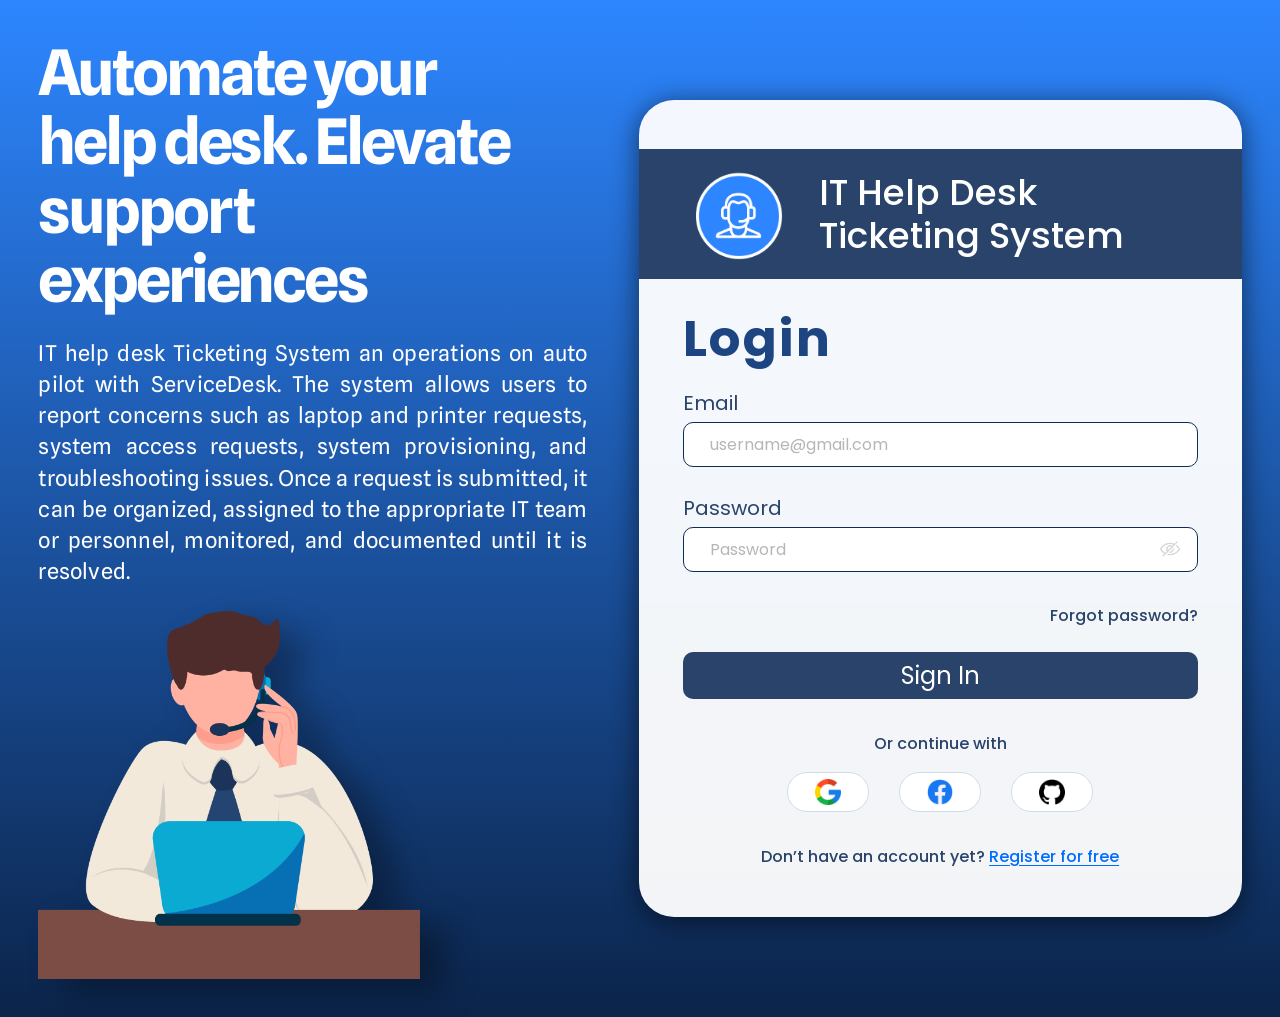
<file: Login.html>
<!DOCTYPE html>
<html lang="en">
<head>
  <meta charset="UTF-8">
  <meta name="viewport" content="width=device-width, initial-scale=1.0">
  <title>Login | IT Help Desk Ticketing System</title>

  <!-- Fonts used by the design (Figma only exports their names, it doesn't load them) -->
  <link rel="preconnect" href="https://fonts.googleapis.com">
  <link rel="preconnect" href="https://fonts.gstatic.com" crossorigin>
  <link href="https://fonts.googleapis.com/css2?family=Poppins:wght@400;500;700&family=Spline+Sans:wght@400;700&display=swap" rel="stylesheet">

  <!-- Variables first, then the styles that use them -->
  <link rel="stylesheet" href="varss.css">
  <link rel="stylesheet" href="style.css">
</head>
<body>
  <main class="login">

    <!-- Left side: tagline, description, illustration -->
    <section class="hero">
      <h1 class="hero-title">
        Automate your<br>
        help desk. Elevate support experiences
      </h1>
      <p class="hero-text">
        IT help desk Ticketing System an operations on auto pilot with
        ServiceDesk. The system allows users to report concerns such as laptop
        and printer requests, system access requests, system provisioning, and
        troubleshooting issues. Once a request is submitted, it can be
        organized, assigned to the appropriate IT team or personnel, monitored,
        and documented until it is resolved.
      </p>
      <img class="hero-image" src="maleworker.png" alt="Male IT support worker">
    </section>

    <!-- Right side: login card -->
    <section class="login-card" aria-labelledby="login-title">
      <header class="brand">
        <img class="brand-logo" src="Icons\Logotech.png" alt="Techuser Logo">
        <p class="brand-name">
          IT Help Desk<br>
          Ticketing System
        </p>
      </header>

      <div class="card-body">
        <form class="login-form" id="loginForm" novalidate>
          <h2 class="login-title" id="login-title">Login</h2>

          <div class="field">
            <label for="email">Email</label>
            <input
              type="email"
              id="email"
              name="email"
              placeholder="username@gmail.com"
              autocomplete="email"
              aria-describedby="emailError"
              required>
            <p class="field-error" id="emailError" role="alert"></p>
          </div>

          <div class="field">
            <label for="password">Password</label>
            <div class="password-wrap">
              <input
                type="password"
                id="password"
                name="password"
                placeholder="Password"
                autocomplete="current-password"
                aria-describedby="passwordError"
                required>
              <button
                type="button"
                class="toggle-password"
                aria-label="Show password"
                aria-pressed="false">
                <img src="Icons\passwordhidden.png" alt="Hide password">
              </button>
            </div>
            <p class="field-error" id="passwordError" role="alert"></p>
          </div>

          <a class="forgot-link" href="forgot-password.html">Forgot password?</a>

          <button type="submit" class="btn-signin">Sign In</button>
        </form>

        <p class="divider">Or continue with</p>

        <div class="social">
          <button type="button" class="social-btn" aria-label="Continue with Google">
            <img src="google.png" alt="Google">
          </button>
          <button type="button" class="social-btn" aria-label="Continue with Facebook">
            <img src="fb.png" alt="Facebook">
          </button>
          <button type="button" class="social-btn" aria-label="Continue with GitHub">
            <img src="github.png" alt="GitHub">
          </button>
        </div>

        <p class="register">
          Don’t have an account yet?
          <a href="register.html">Register for free</a>
        </p>
      </div>
    </section>

  </main>

  <script src="login.js"></script>
</body>
</html>
</file>
<file: varss.css>
/* Design tokens (from Figma, tidied). Load this BEFORE style.css. */
:root,
[data-variable-collection-mode="mode-1"] {
  /* Figma variables (mode-1) */
  --color: #7f99bd;
  --background-for-website: #ebebeb;

  /* Brand palette used by style.css */
  --blue-top: #2d86ff;       /* page gradient, top */
  --blue-bottom: #0b244a;    /* page gradient, bottom */
  --navy: #29436a;           /* brand band, buttons, labels */
  --navy-dark: #1d4582;      /* "Login" title, button hover */
  --border-navy: #102d59;    /* input borders */
  --blue-link: #006cff;      /* "Register for free" */
  --placeholder: #b6b6b6;
  --social-border: #d3dbe8;
  --error: #c62828;

  /* Fonts (loaded from Google Fonts in login.html) */
  --font-display: "Spline Sans", sans-serif;
  --font-body: "Poppins", sans-serif;
}
</file>
<file: style.css>
/* ==========================================================
   IT Help Desk Ticketing System: Login page
   Requires varss.css to be loaded first.
   ========================================================== */

*,
*::before,
*::after {
  box-sizing: border-box;
}

html {
  -webkit-text-size-adjust: 100%;
}

body {
  margin: 0;
  font-family: var(--font-body);
  color: var(--navy);
  background: var(--background-for-website);
}

img {
  display: block;
  max-width: 100%;
}

:focus-visible {
  outline: 3px solid var(--blue-top);
  outline-offset: 2px;
}

/* ---------- Page layout ---------- */

.login {
  min-height: 100vh;
  min-height: 100dvh;
  display: grid;
  grid-template-columns: minmax(0, 1fr) minmax(0, 603px);
  gap: clamp(24px, 4vw, 64px);
  align-items: center;
  padding: clamp(16px, 3vw, 43px);
  background: linear-gradient(180deg, var(--blue-top) 0%, var(--blue-bottom) 100%);
}

/* ---------- Left side ---------- */

.hero {
  align-self: stretch;
  display: flex;
  flex-direction: column;
  gap: 24px;
  color: #ffffff;
}

.hero-title {
  margin: 0;
  max-width: 773px;
  font-family: var(--font-display);
  font-size: clamp(2.25rem, 4.9vw, 4.375rem);
  font-weight: 700;
  line-height: 1.1;
  letter-spacing: -0.05em;
}

.hero-text {
  margin: 0;
  max-width: 747px;
  font-family: var(--font-display);
  font-size: clamp(1rem, 1.7vw, 1.75rem);
  font-weight: 400;
  line-height: 1.427;
  letter-spacing: 0.01em;
  text-align: justify; /* "justified" is not a valid value */
}

.hero-image {
  width: min(100%, 382px);
  height: auto;
  aspect-ratio: 382 / 367.92;
  margin-top: auto;
  object-fit: cover;
  filter: drop-shadow(25px 13px 16px rgba(0, 0, 0, 0.31));
}

/* ---------- Login card ---------- */

.login-card {
  width: 100%;
  padding: clamp(24px, 4vw, 49px) 0 clamp(32px, 4vw, 48px);
  background: rgba(255, 255, 255, 0.95);
  border-radius: 35px;
  box-shadow: 0 4px 24.6px 3px rgba(0, 0, 0, 0.46);
  overflow: hidden;
}

.brand {
  display: flex;
  align-items: center;
  gap: 30px;
  padding: 16px 20px 16px 50px;
  background: var(--navy);
}

.brand-logo {
  flex-shrink: 0;
  width: clamp(64px, 12vw, 100px);
  height: auto;
}

.brand-name {
  margin: 0;
  color: #ffffff;
  font-size: clamp(1.25rem, 3.2vw, 2.25rem);
  font-weight: 500;
  line-height: 1.2;
}

.card-body {
  padding: 30px clamp(20px, 4vw, 44px) 0;
}

.login-title {
  margin: 0 0 20px;
  color: var(--navy-dark);
  font-size: clamp(2rem, 6vw, 3.125rem);
  font-weight: 700;
  letter-spacing: 0.05em;
  line-height: 1.2;
}

/* ---------- Form ---------- */

.login-form {
  display: flex;
  flex-direction: column;
}

.field {
  display: flex;
  flex-direction: column;
  gap: 5px;
}

.field label {
  font-size: 1.25rem;
  font-weight: 400;
  line-height: 1.4;
}

.field input {
  width: 100%;
  height: 45px;
  padding: 0 26px;
  font: 400 1rem var(--font-body);
  color: var(--navy);
  background: #ffffff;
  border: 1px solid var(--border-navy);
  border-radius: 10px;
}

.field input::placeholder {
  color: var(--placeholder);
  opacity: 1;
}

.field input:focus {
  border-color: var(--blue-link);
}

.field input[aria-invalid="true"] {
  border-color: var(--error);
}

/* Reserved height so the layout doesn't jump when an error appears */
.field-error {
  min-height: 1.25rem;
  margin: 2px 0 0;
  color: var(--error);
  font-size: 0.875rem;
  line-height: 1.25rem;
}

.password-wrap {
  position: relative;
}

.password-wrap input {
  padding-right: 56px;
}

.toggle-password {
  position: absolute;
  top: 50%;
  right: 12px;
  transform: translateY(-50%);
  display: grid;
  place-items: center;
  width: 32px;
  height: 32px;
  padding: 0;
  background: none;
  border: 0;
  border-radius: 6px;
  cursor: pointer;
  opacity: 0.6;
}

.toggle-password[aria-pressed="true"],
.toggle-password:hover {
  opacity: 1;
}

.toggle-password img {
  width: 20px;
  height: 20px;
  object-fit: cover;
}

.forgot-link {
  align-self: flex-end;
  margin-top: 4px;
  font-size: 1rem;
  font-weight: 500;
  color: var(--navy);
  text-decoration: none;
}

.forgot-link:hover {
  text-decoration: underline;
}

.btn-signin {
  width: 100%;
  height: 47px;
  margin-top: 24px;
  font: 400 1.5rem var(--font-body);
  color: #ffffff;
  background: var(--navy);
  border: 0;
  border-radius: 10px;
  cursor: pointer;
  transition: background-color 0.15s;
}

.btn-signin:hover {
  background: var(--navy-dark);
}

/* ---------- Social sign-in ---------- */

.divider {
  margin: 32px 0 16px;
  text-align: center;
  font-size: 1rem;
  font-weight: 500;
}

.social {
  display: flex;
  justify-content: center;
  gap: 30px;
}

/* The original white-on-white pills were invisible, so they get a border */
.social-btn {
  display: grid;
  place-items: center;
  padding: 6px 27px;
  background: #ffffff;
  border: 1px solid var(--social-border);
  border-radius: 30px;
  cursor: pointer;
  transition: box-shadow 0.15s;
}

.social-btn:hover {
  box-shadow: 0 2px 8px rgba(16, 45, 89, 0.2);
}

.social-btn img {
  width: 26px;
  height: 26px;
  object-fit: contain;
}

.register {
  margin: 32px 0 0;
  text-align: center;
  font-size: 1rem;
  font-weight: 500;
}

.register a {
  color: var(--blue-link);
  text-decoration: underline;
  text-underline-offset: 3px;
}

/* ---------- Tablet and mobile ---------- */

@media (max-width: 960px) {
  .login {
    grid-template-columns: minmax(0, 603px);
    justify-content: center;
  }

  /* Show the form first on small screens */
  .login-card {
    order: -1;
  }

  .hero-image {
    display: none;
  }

  .hero-text {
    text-align: left;
  }
}

@media (max-width: 480px) {
  .social {
    gap: 16px;
  }

  .social-btn {
    padding: 6px 20px;
  }

  .btn-signin {
    font-size: 1.25rem;
  }
}

@media (prefers-reduced-motion: reduce) {
  * {
    transition: none !important;
  }
}
</file>
